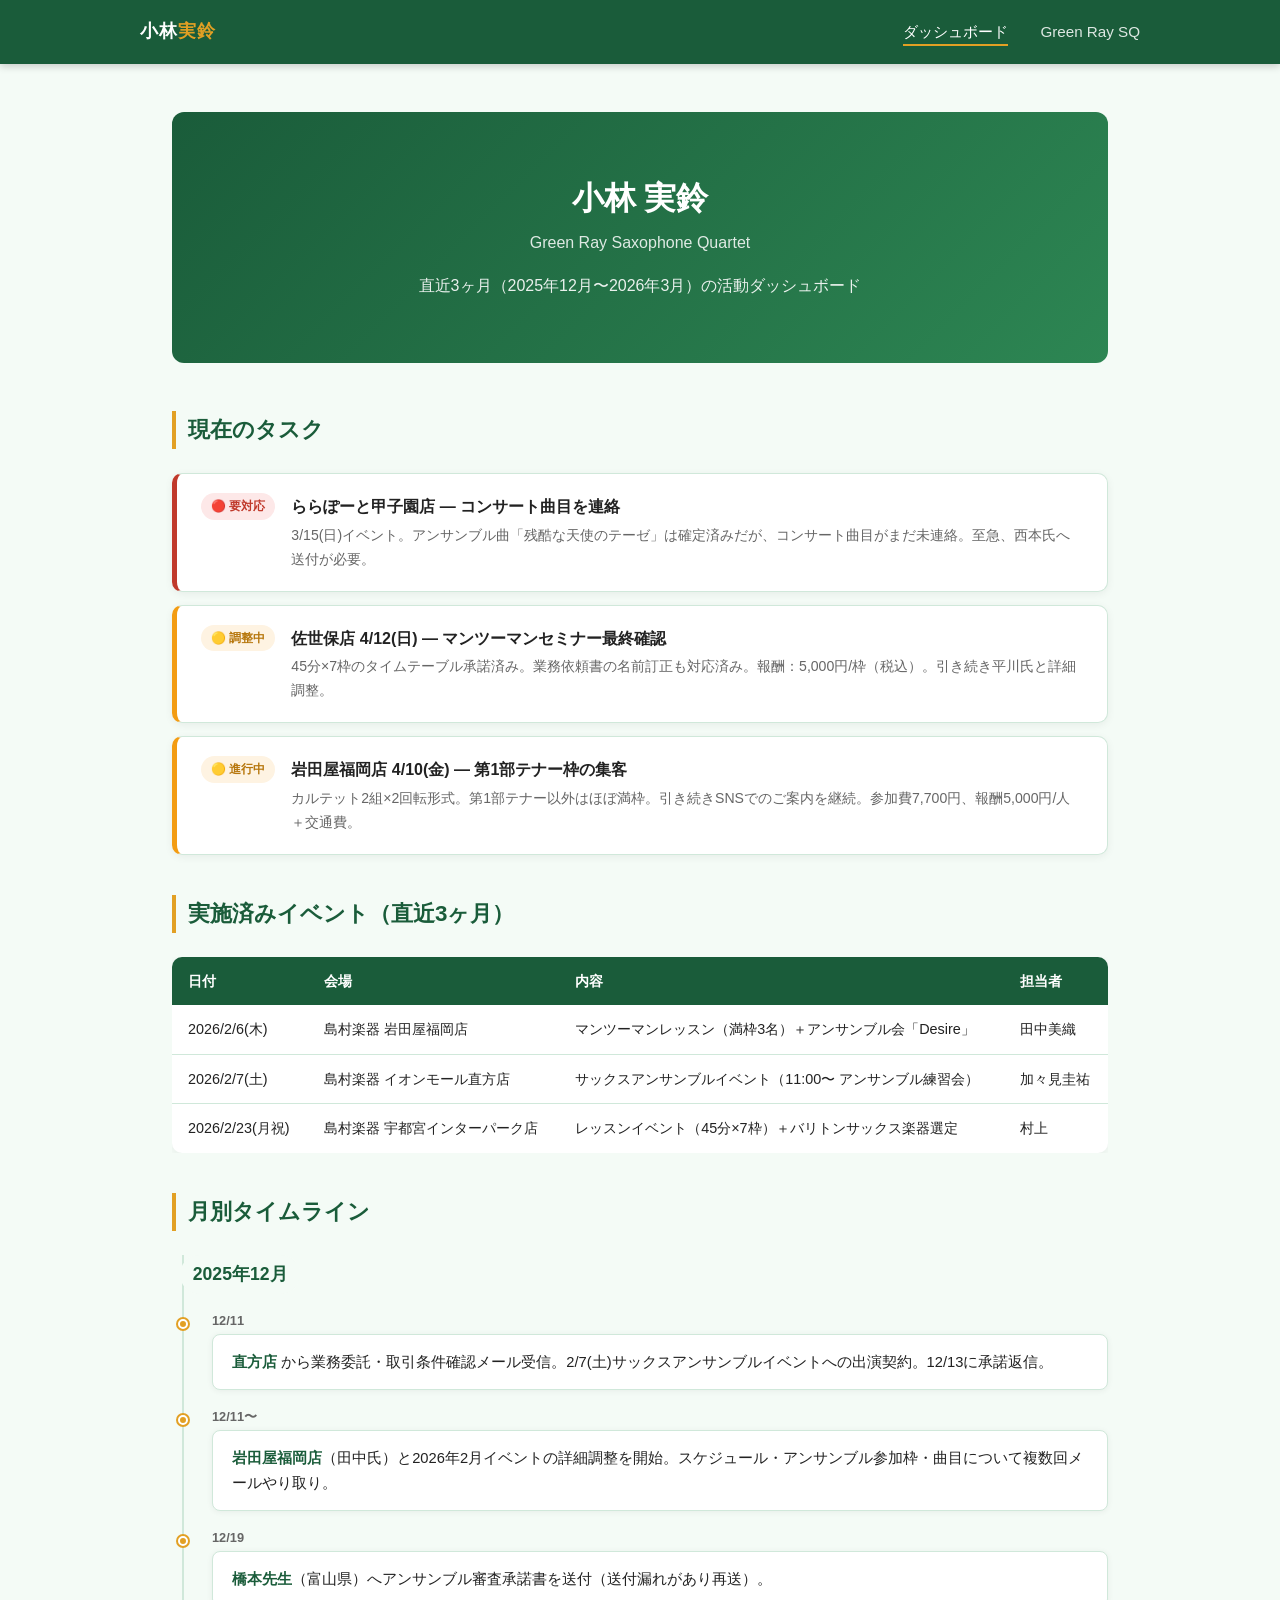
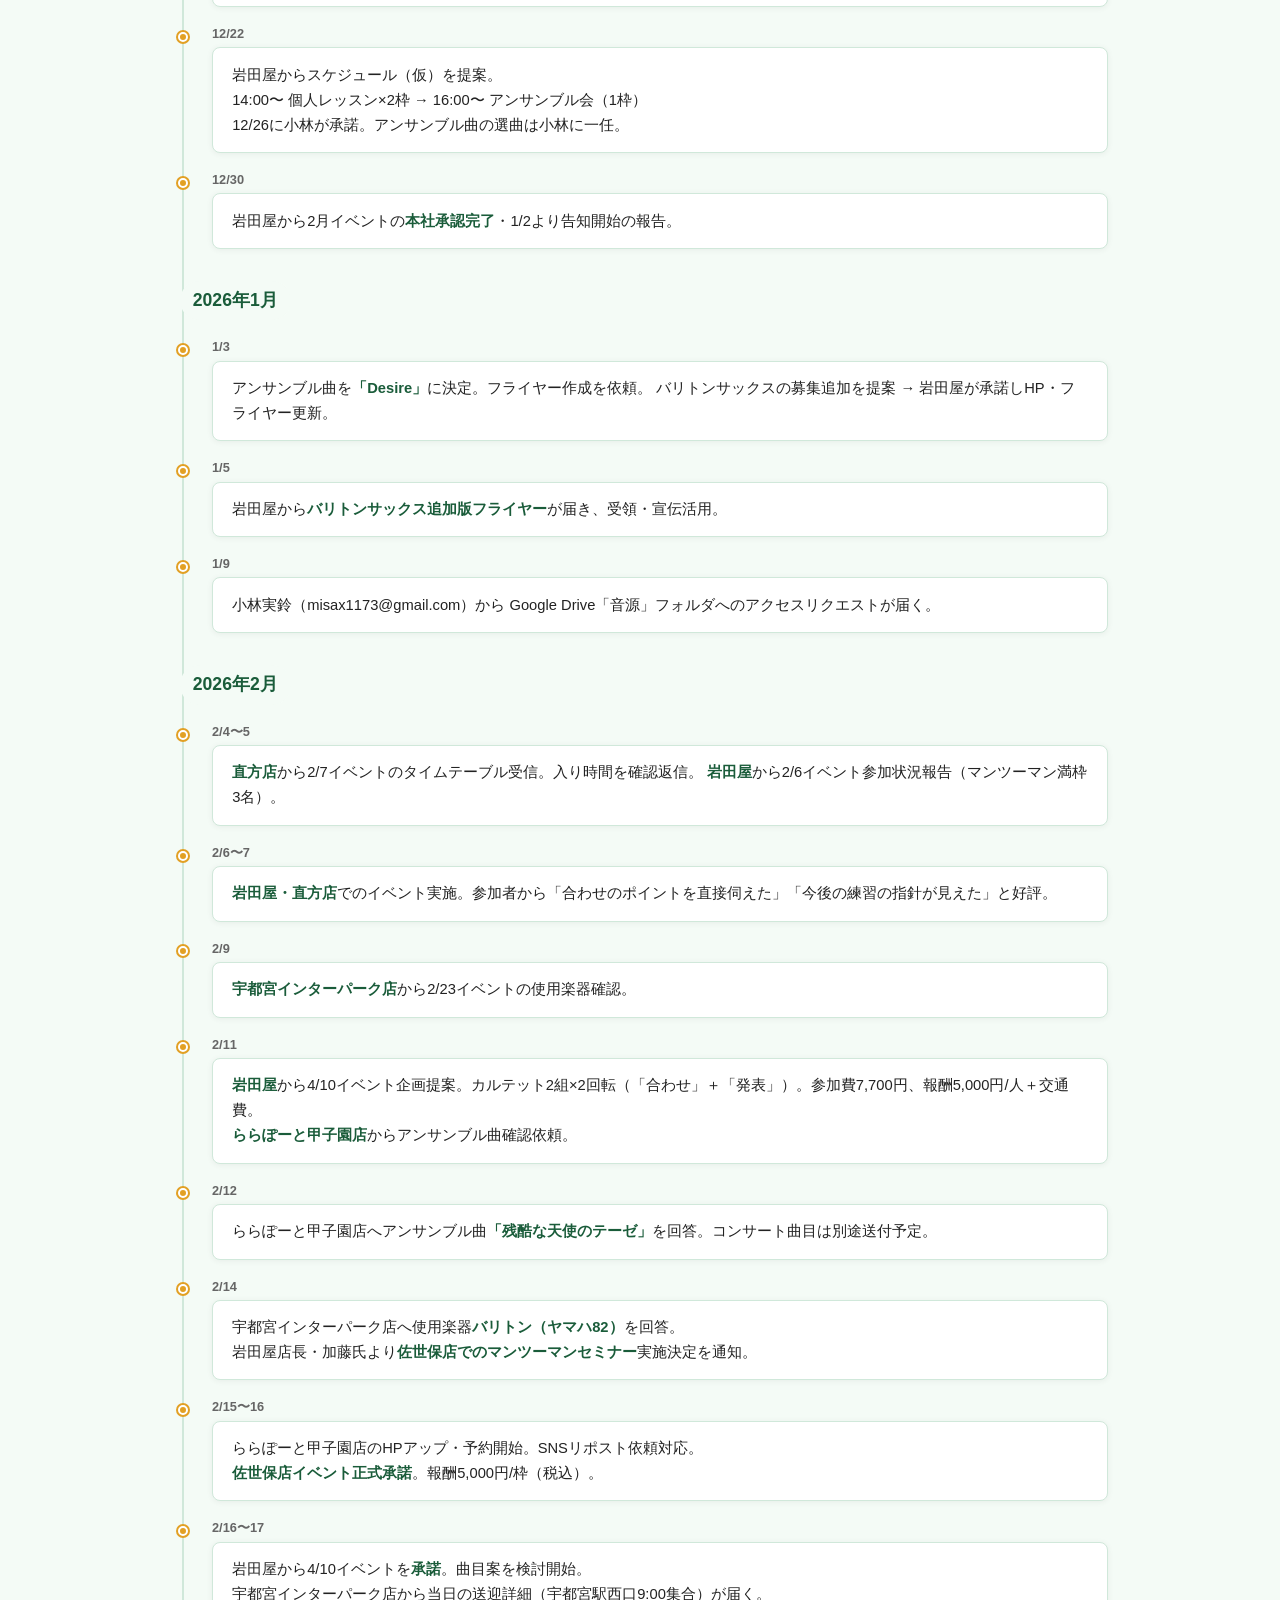
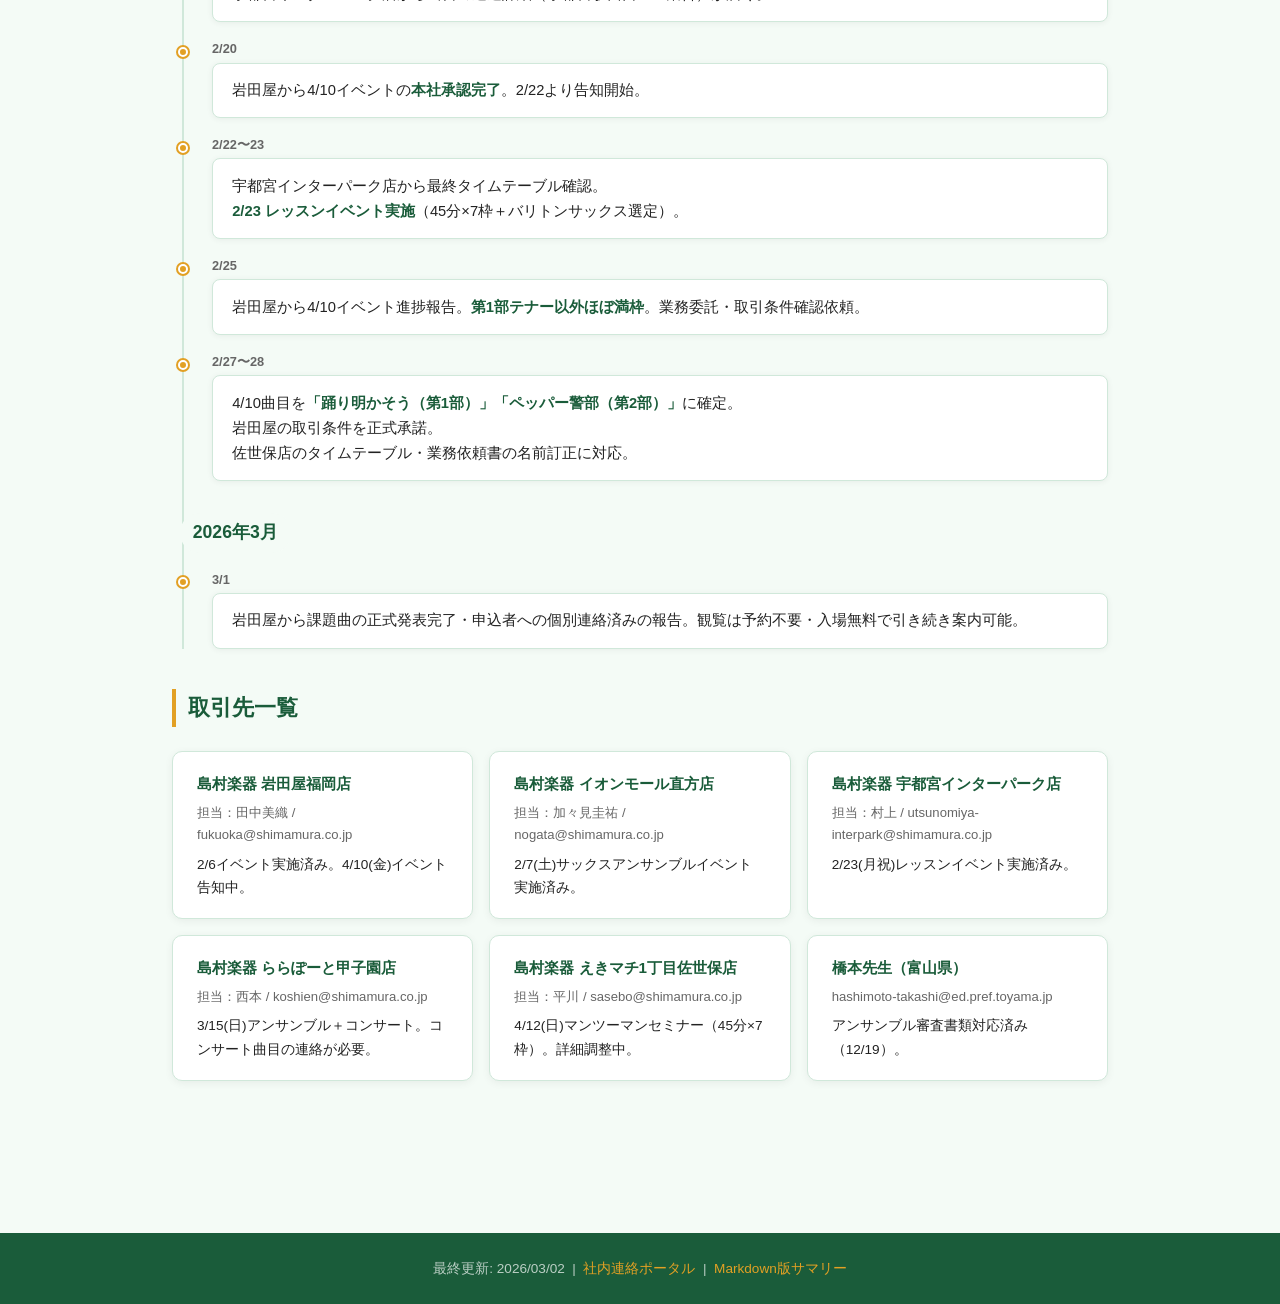
<file: misuzu/index.html>
<!DOCTYPE html>
<html lang="ja">
<head>
  <meta charset="UTF-8">
  <meta name="viewport" content="width=device-width, initial-scale=1.0">
  <title>小林実鈴 | 活動ダッシュボード</title>
  <link rel="stylesheet" href="style.css">
</head>
<body>

<header>
  <div class="header-inner">
    <a class="site-logo" href="index.html">小林<span>実鈴</span></a>
    <nav>
      <ul>
        <li><a href="index.html" class="active">ダッシュボード</a></li>
        <li><a href="../nonaka/index.html">Green Ray SQ</a></li>
      </ul>
    </nav>
  </div>
</header>

<main>

  <!-- ヒーロー -->
  <section class="hero">
    <h1>小林 実鈴</h1>
    <p class="subtitle">Green Ray Saxophone Quartet</p>
    <p>直近3ヶ月（2025年12月〜2026年3月）の活動ダッシュボード</p>
  </section>

  <!-- 現在のタスク -->
  <h2 class="section-title">現在のタスク</h2>
  <div class="task-list">

    <div class="task-card urgent">
      <span class="task-badge urgent">🔴 要対応</span>
      <div class="task-info">
        <h3>ららぽーと甲子園店 — コンサート曲目を連絡</h3>
        <p>3/15(日)イベント。アンサンブル曲「残酷な天使のテーゼ」は確定済みだが、コンサート曲目がまだ未連絡。至急、西本氏へ送付が必要。</p>
      </div>
    </div>

    <div class="task-card ongoing">
      <span class="task-badge ongoing">🟡 調整中</span>
      <div class="task-info">
        <h3>佐世保店 4/12(日) — マンツーマンセミナー最終確認</h3>
        <p>45分×7枠のタイムテーブル承諾済み。業務依頼書の名前訂正も対応済み。報酬：5,000円/枠（税込）。引き続き平川氏と詳細調整。</p>
      </div>
    </div>

    <div class="task-card ongoing">
      <span class="task-badge ongoing">🟡 進行中</span>
      <div class="task-info">
        <h3>岩田屋福岡店 4/10(金) — 第1部テナー枠の集客</h3>
        <p>カルテット2組×2回転形式。第1部テナー以外はほぼ満枠。引き続きSNSでのご案内を継続。参加費7,700円、報酬5,000円/人＋交通費。</p>
      </div>
    </div>

  </div>

  <!-- 実施済みイベント -->
  <h2 class="section-title">実施済みイベント（直近3ヶ月）</h2>
  <div class="event-table-wrap">
    <table>
      <thead>
        <tr>
          <th>日付</th>
          <th>会場</th>
          <th>内容</th>
          <th>担当者</th>
        </tr>
      </thead>
      <tbody>
        <tr>
          <td>2026/2/6(木)</td>
          <td>島村楽器 岩田屋福岡店</td>
          <td>マンツーマンレッスン（満枠3名）＋アンサンブル会「Desire」</td>
          <td>田中美織</td>
        </tr>
        <tr>
          <td>2026/2/7(土)</td>
          <td>島村楽器 イオンモール直方店</td>
          <td>サックスアンサンブルイベント（11:00〜 アンサンブル練習会）</td>
          <td>加々見圭祐</td>
        </tr>
        <tr>
          <td>2026/2/23(月祝)</td>
          <td>島村楽器 宇都宮インターパーク店</td>
          <td>レッスンイベント（45分×7枠）＋バリトンサックス楽器選定</td>
          <td>村上</td>
        </tr>
      </tbody>
    </table>
  </div>

  <!-- 月別タイムライン -->
  <h2 class="section-title">月別タイムライン</h2>
  <div class="timeline">

    <!-- 12月 -->
    <div class="timeline-month">
      <div class="timeline-month-label">2025年12月</div>

      <div class="timeline-item">
        <div class="timeline-date">12/11</div>
        <div class="timeline-content">
          <strong>直方店</strong> から業務委託・取引条件確認メール受信。2/7(土)サックスアンサンブルイベントへの出演契約。12/13に承諾返信。
        </div>
      </div>

      <div class="timeline-item">
        <div class="timeline-date">12/11〜</div>
        <div class="timeline-content">
          <strong>岩田屋福岡店</strong>（田中氏）と2026年2月イベントの詳細調整を開始。スケジュール・アンサンブル参加枠・曲目について複数回メールやり取り。
        </div>
      </div>

      <div class="timeline-item">
        <div class="timeline-date">12/19</div>
        <div class="timeline-content">
          <strong>橋本先生</strong>（富山県）へアンサンブル審査承諾書を送付（送付漏れがあり再送）。
        </div>
      </div>

      <div class="timeline-item">
        <div class="timeline-date">12/22</div>
        <div class="timeline-content">
          岩田屋からスケジュール（仮）を提案。<br>
          14:00〜 個人レッスン×2枠 → 16:00〜 アンサンブル会（1枠）<br>
          12/26に小林が承諾。アンサンブル曲の選曲は小林に一任。
        </div>
      </div>

      <div class="timeline-item">
        <div class="timeline-date">12/30</div>
        <div class="timeline-content">
          岩田屋から2月イベントの<strong>本社承認完了</strong>・1/2より告知開始の報告。
        </div>
      </div>
    </div>

    <!-- 1月 -->
    <div class="timeline-month">
      <div class="timeline-month-label">2026年1月</div>

      <div class="timeline-item">
        <div class="timeline-date">1/3</div>
        <div class="timeline-content">
          アンサンブル曲を<strong>「Desire」</strong>に決定。フライヤー作成を依頼。
          バリトンサックスの募集追加を提案 → 岩田屋が承諾しHP・フライヤー更新。
        </div>
      </div>

      <div class="timeline-item">
        <div class="timeline-date">1/5</div>
        <div class="timeline-content">
          岩田屋から<strong>バリトンサックス追加版フライヤー</strong>が届き、受領・宣伝活用。
        </div>
      </div>

      <div class="timeline-item">
        <div class="timeline-date">1/9</div>
        <div class="timeline-content">
          小林実鈴（misax1173@gmail.com）から Google Drive「音源」フォルダへのアクセスリクエストが届く。
        </div>
      </div>
    </div>

    <!-- 2月 -->
    <div class="timeline-month">
      <div class="timeline-month-label">2026年2月</div>

      <div class="timeline-item">
        <div class="timeline-date">2/4〜5</div>
        <div class="timeline-content">
          <strong>直方店</strong>から2/7イベントのタイムテーブル受信。入り時間を確認返信。
          <strong>岩田屋</strong>から2/6イベント参加状況報告（マンツーマン満枠3名）。
        </div>
      </div>

      <div class="timeline-item">
        <div class="timeline-date">2/6〜7</div>
        <div class="timeline-content">
          <strong>岩田屋・直方店</strong>でのイベント実施。参加者から「合わせのポイントを直接伺えた」「今後の練習の指針が見えた」と好評。
        </div>
      </div>

      <div class="timeline-item">
        <div class="timeline-date">2/9</div>
        <div class="timeline-content">
          <strong>宇都宮インターパーク店</strong>から2/23イベントの使用楽器確認。
        </div>
      </div>

      <div class="timeline-item">
        <div class="timeline-date">2/11</div>
        <div class="timeline-content">
          <strong>岩田屋</strong>から4/10イベント企画提案。カルテット2組×2回転（「合わせ」＋「発表」）。参加費7,700円、報酬5,000円/人＋交通費。<br>
          <strong>ららぽーと甲子園店</strong>からアンサンブル曲確認依頼。
        </div>
      </div>

      <div class="timeline-item">
        <div class="timeline-date">2/12</div>
        <div class="timeline-content">
          ららぽーと甲子園店へアンサンブル曲<strong>「残酷な天使のテーゼ」</strong>を回答。コンサート曲目は別途送付予定。
        </div>
      </div>

      <div class="timeline-item">
        <div class="timeline-date">2/14</div>
        <div class="timeline-content">
          宇都宮インターパーク店へ使用楽器<strong>バリトン（ヤマハ82）</strong>を回答。<br>
          岩田屋店長・加藤氏より<strong>佐世保店でのマンツーマンセミナー</strong>実施決定を通知。
        </div>
      </div>

      <div class="timeline-item">
        <div class="timeline-date">2/15〜16</div>
        <div class="timeline-content">
          ららぽーと甲子園店のHPアップ・予約開始。SNSリポスト依頼対応。<br>
          <strong>佐世保店イベント正式承諾</strong>。報酬5,000円/枠（税込）。
        </div>
      </div>

      <div class="timeline-item">
        <div class="timeline-date">2/16〜17</div>
        <div class="timeline-content">
          岩田屋から4/10イベントを<strong>承諾</strong>。曲目案を検討開始。<br>
          宇都宮インターパーク店から当日の送迎詳細（宇都宮駅西口9:00集合）が届く。
        </div>
      </div>

      <div class="timeline-item">
        <div class="timeline-date">2/20</div>
        <div class="timeline-content">
          岩田屋から4/10イベントの<strong>本社承認完了</strong>。2/22より告知開始。
        </div>
      </div>

      <div class="timeline-item">
        <div class="timeline-date">2/22〜23</div>
        <div class="timeline-content">
          宇都宮インターパーク店から最終タイムテーブル確認。<br>
          <strong>2/23 レッスンイベント実施</strong>（45分×7枠＋バリトンサックス選定）。
        </div>
      </div>

      <div class="timeline-item">
        <div class="timeline-date">2/25</div>
        <div class="timeline-content">
          岩田屋から4/10イベント進捗報告。<strong>第1部テナー以外ほぼ満枠</strong>。業務委託・取引条件確認依頼。
        </div>
      </div>

      <div class="timeline-item">
        <div class="timeline-date">2/27〜28</div>
        <div class="timeline-content">
          4/10曲目を<strong>「踊り明かそう（第1部）」「ペッパー警部（第2部）」</strong>に確定。<br>
          岩田屋の取引条件を正式承諾。<br>
          佐世保店のタイムテーブル・業務依頼書の名前訂正に対応。
        </div>
      </div>
    </div>

    <!-- 3月 -->
    <div class="timeline-month">
      <div class="timeline-month-label">2026年3月</div>

      <div class="timeline-item">
        <div class="timeline-date">3/1</div>
        <div class="timeline-content">
          岩田屋から課題曲の正式発表完了・申込者への個別連絡済みの報告。観覧は予約不要・入場無料で引き続き案内可能。
        </div>
      </div>

    </div>

  </div>

  <!-- 取引先一覧 -->
  <h2 class="section-title">取引先一覧</h2>
  <div class="partner-grid">

    <div class="partner-card">
      <h4>島村楽器 岩田屋福岡店</h4>
      <p class="partner-contact">担当：田中美織 / fukuoka@shimamura.co.jp</p>
      <p>2/6イベント実施済み。4/10(金)イベント告知中。</p>
    </div>

    <div class="partner-card">
      <h4>島村楽器 イオンモール直方店</h4>
      <p class="partner-contact">担当：加々見圭祐 / nogata@shimamura.co.jp</p>
      <p>2/7(土)サックスアンサンブルイベント実施済み。</p>
    </div>

    <div class="partner-card">
      <h4>島村楽器 宇都宮インターパーク店</h4>
      <p class="partner-contact">担当：村上 / utsunomiya-interpark@shimamura.co.jp</p>
      <p>2/23(月祝)レッスンイベント実施済み。</p>
    </div>

    <div class="partner-card">
      <h4>島村楽器 ららぽーと甲子園店</h4>
      <p class="partner-contact">担当：西本 / koshien@shimamura.co.jp</p>
      <p>3/15(日)アンサンブル＋コンサート。コンサート曲目の連絡が必要。</p>
    </div>

    <div class="partner-card">
      <h4>島村楽器 えきマチ1丁目佐世保店</h4>
      <p class="partner-contact">担当：平川 / sasebo@shimamura.co.jp</p>
      <p>4/12(日)マンツーマンセミナー（45分×7枠）。詳細調整中。</p>
    </div>

    <div class="partner-card">
      <h4>橋本先生（富山県）</h4>
      <p class="partner-contact">hashimoto-takashi@ed.pref.toyama.jp</p>
      <p>アンサンブル審査書類対応済み（12/19）。</p>
    </div>

  </div>

</main>

<footer>
  <p>最終更新: 2026/03/02 &nbsp;|&nbsp; <a href="../index.html">社内連絡ポータル</a> &nbsp;|&nbsp; <a href="summary.md">Markdown版サマリー</a></p>
</footer>

</body>
</html>
</file>
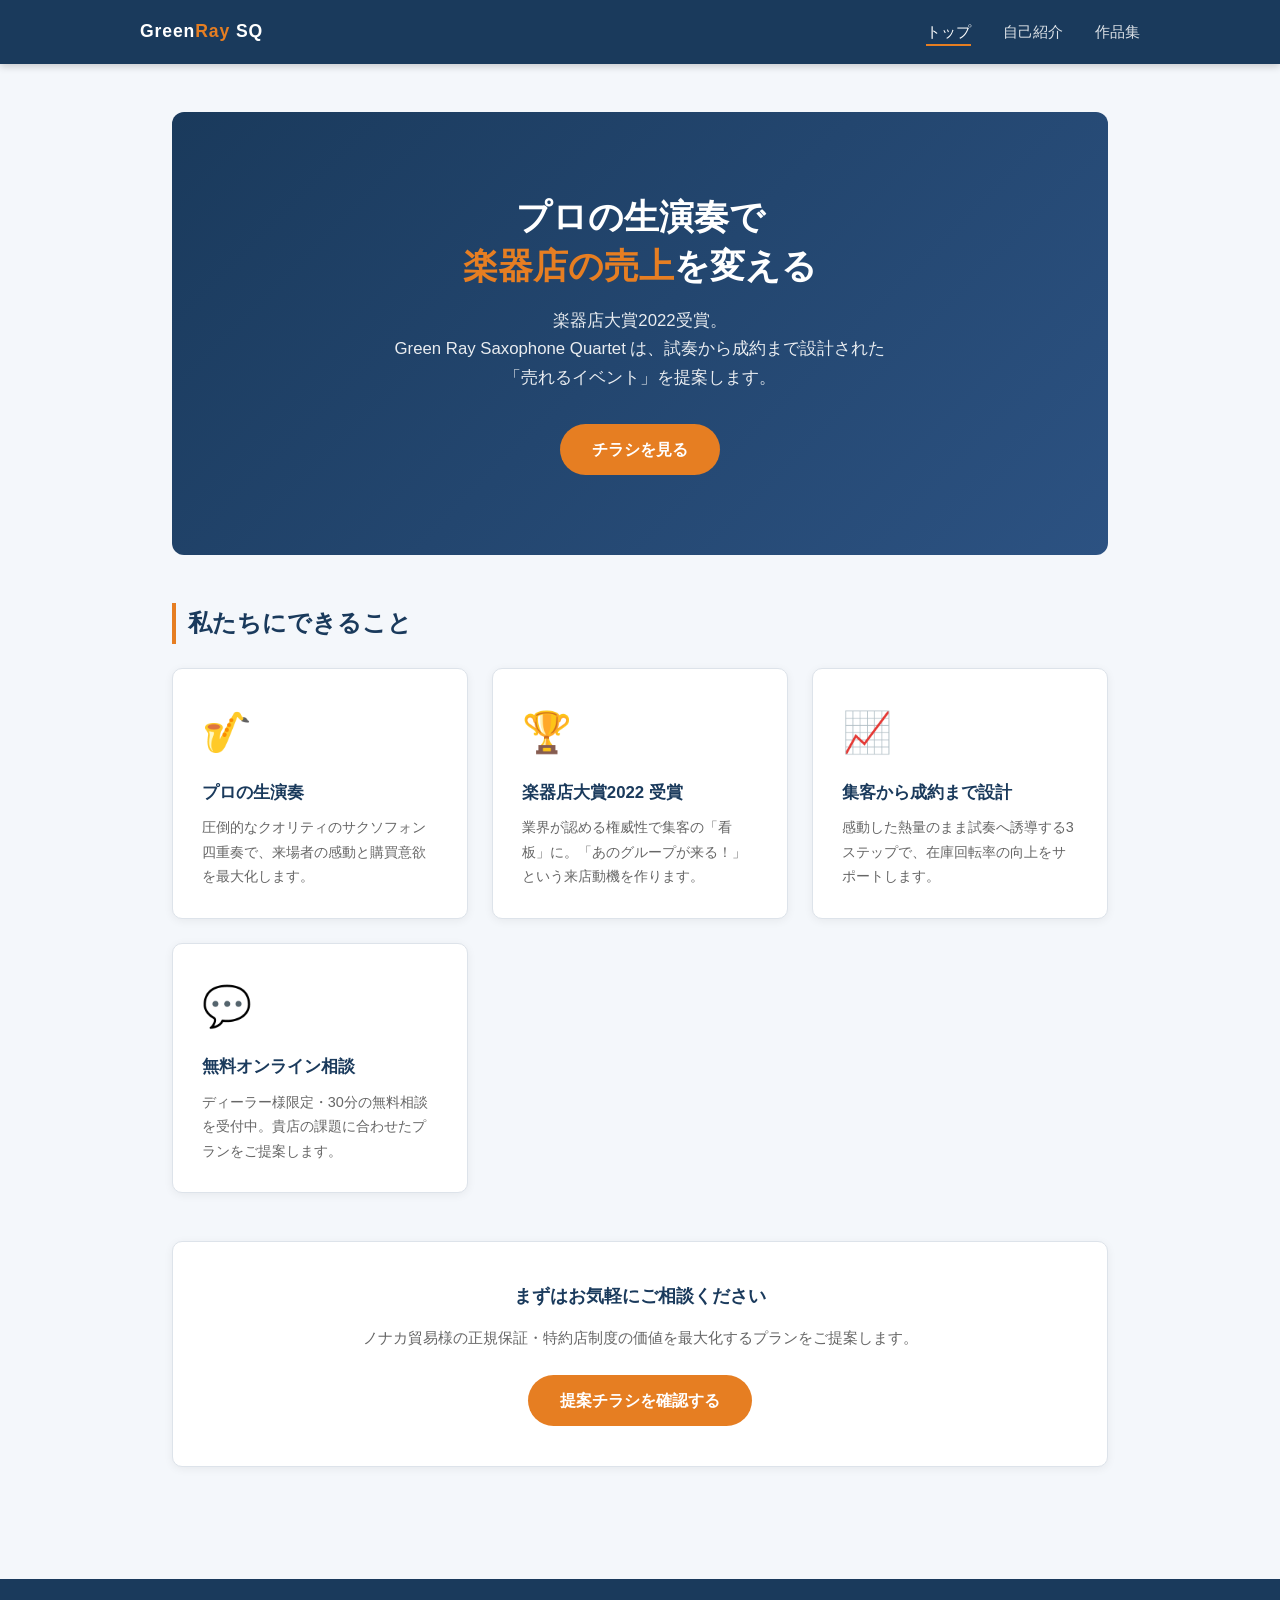
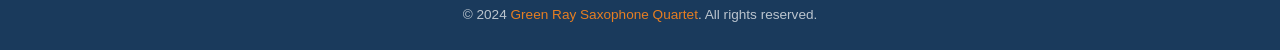
<file: nonaka/index.html>
<!DOCTYPE html>
<html lang="ja">
<head>
  <meta charset="UTF-8">
  <meta name="viewport" content="width=device-width, initial-scale=1.0">
  <title>Green Ray Saxophone Quartet | トップページ</title>
  <link rel="stylesheet" href="style.css">
</head>
<body>

<header>
  <div class="header-inner">
    <a class="site-logo" href="index.html">Green<span>Ray</span> SQ</a>
    <nav>
      <ul>
        <li><a href="index.html" class="active">トップ</a></li>
        <li><a href="about.html">自己紹介</a></li>
        <li><a href="works.html">作品集</a></li>
      </ul>
    </nav>
  </div>
</header>

<main>
  <!-- ヒーローセクション -->
  <section class="hero">
    <h1>プロの生演奏で<br><span>楽器店の売上</span>を変える</h1>
    <p>
      楽器店大賞2022受賞。<br>
      Green Ray Saxophone Quartet は、試奏から成約まで設計された<br>
      「売れるイベント」を提案します。
    </p>
    <a href="works.html" class="btn">チラシを見る</a>
  </section>

  <!-- サービス概要 -->
  <h2 class="section-title">私たちにできること</h2>
  <div class="card-grid">
    <div class="card">
      <div class="card-icon">🎷</div>
      <h3>プロの生演奏</h3>
      <p>圧倒的なクオリティのサクソフォン四重奏で、来場者の感動と購買意欲を最大化します。</p>
    </div>
    <div class="card">
      <div class="card-icon">🏆</div>
      <h3>楽器店大賞2022 受賞</h3>
      <p>業界が認める権威性で集客の「看板」に。「あのグループが来る！」という来店動機を作ります。</p>
    </div>
    <div class="card">
      <div class="card-icon">📈</div>
      <h3>集客から成約まで設計</h3>
      <p>感動した熱量のまま試奏へ誘導する3ステップで、在庫回転率の向上をサポートします。</p>
    </div>
    <div class="card">
      <div class="card-icon">💬</div>
      <h3>無料オンライン相談</h3>
      <p>ディーラー様限定・30分の無料相談を受付中。貴店の課題に合わせたプランをご提案します。</p>
    </div>
  </div>

  <!-- CTAセクション -->
  <div class="card" style="text-align:center; padding: 2.5rem;">
    <p style="font-size:1.1rem; font-weight:700; color:var(--navy); margin-bottom:0.8rem;">
      まずはお気軽にご相談ください
    </p>
    <p style="color:var(--gray); margin-bottom:1.5rem; font-size:0.95rem;">
      ノナカ貿易様の正規保証・特約店制度の価値を最大化するプランをご提案します。
    </p>
    <a href="works.html" class="btn">提案チラシを確認する</a>
  </div>
</main>

<footer>
  <p>&copy; 2024 <a href="index.html">Green Ray Saxophone Quartet</a>. All rights reserved.</p>
</footer>

</body>
</html>
</file>
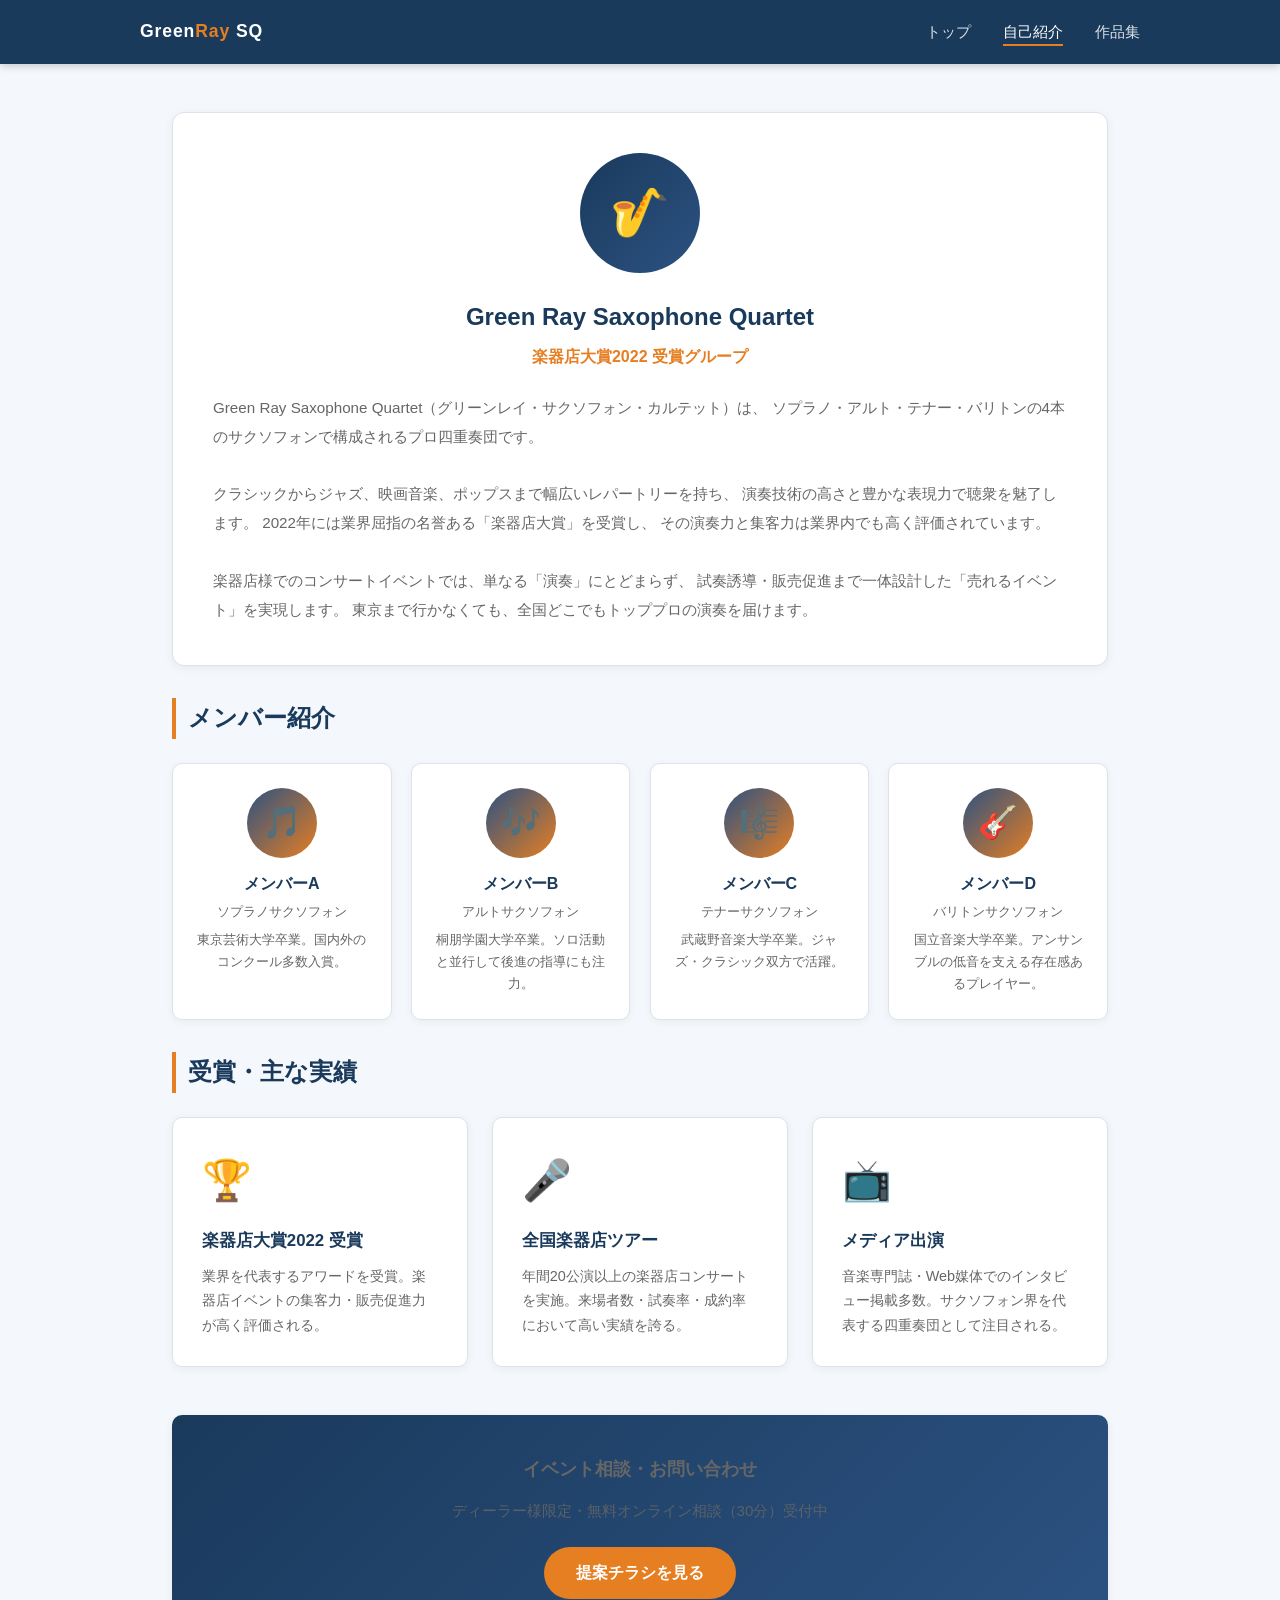
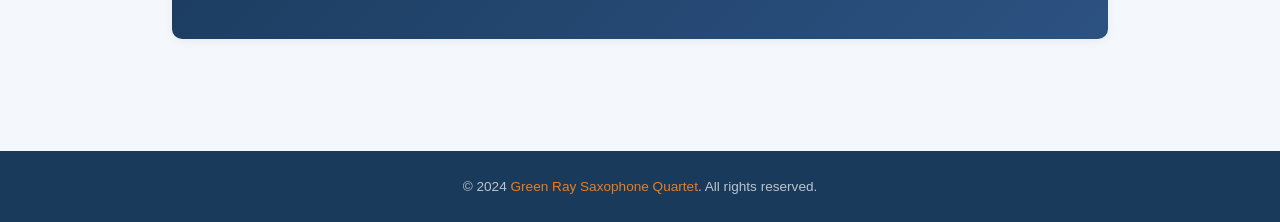
<file: nonaka/about.html>
<!DOCTYPE html>
<html lang="ja">
<head>
  <meta charset="UTF-8">
  <meta name="viewport" content="width=device-width, initial-scale=1.0">
  <title>自己紹介 | Green Ray Saxophone Quartet</title>
  <link rel="stylesheet" href="style.css">
</head>
<body>

<header>
  <div class="header-inner">
    <a class="site-logo" href="index.html">Green<span>Ray</span> SQ</a>
    <nav>
      <ul>
        <li><a href="index.html">トップ</a></li>
        <li><a href="about.html" class="active">自己紹介</a></li>
        <li><a href="works.html">作品集</a></li>
      </ul>
    </nav>
  </div>
</header>

<main>

  <!-- グループ紹介 -->
  <div class="profile-block">
    <div class="profile-avatar">🎷</div>
    <h2>Green Ray Saxophone Quartet</h2>
    <p class="profile-subtitle">楽器店大賞2022 受賞グループ</p>
    <p class="profile-bio">
      Green Ray Saxophone Quartet（グリーンレイ・サクソフォン・カルテット）は、
      ソプラノ・アルト・テナー・バリトンの4本のサクソフォンで構成されるプロ四重奏団です。<br><br>
      クラシックからジャズ、映画音楽、ポップスまで幅広いレパートリーを持ち、
      演奏技術の高さと豊かな表現力で聴衆を魅了します。
      2022年には業界屈指の名誉ある「楽器店大賞」を受賞し、
      その演奏力と集客力は業界内でも高く評価されています。<br><br>
      楽器店様でのコンサートイベントでは、単なる「演奏」にとどまらず、
      試奏誘導・販売促進まで一体設計した「売れるイベント」を実現します。
      東京まで行かなくても、全国どこでもトッププロの演奏を届けます。
    </p>
  </div>

  <!-- メンバー紹介 -->
  <h2 class="section-title">メンバー紹介</h2>
  <div class="member-grid">
    <div class="member-card">
      <div class="member-avatar">🎵</div>
      <h4>メンバーA</h4>
      <p>ソプラノサクソフォン</p>
      <p style="font-size:0.8rem; color:var(--gray); margin-top:0.4rem;">
        東京芸術大学卒業。国内外のコンクール多数入賞。
      </p>
    </div>
    <div class="member-card">
      <div class="member-avatar">🎶</div>
      <h4>メンバーB</h4>
      <p>アルトサクソフォン</p>
      <p style="font-size:0.8rem; color:var(--gray); margin-top:0.4rem;">
        桐朋学園大学卒業。ソロ活動と並行して後進の指導にも注力。
      </p>
    </div>
    <div class="member-card">
      <div class="member-avatar">🎼</div>
      <h4>メンバーC</h4>
      <p>テナーサクソフォン</p>
      <p style="font-size:0.8rem; color:var(--gray); margin-top:0.4rem;">
        武蔵野音楽大学卒業。ジャズ・クラシック双方で活躍。
      </p>
    </div>
    <div class="member-card">
      <div class="member-avatar">🎸</div>
      <h4>メンバーD</h4>
      <p>バリトンサクソフォン</p>
      <p style="font-size:0.8rem; color:var(--gray); margin-top:0.4rem;">
        国立音楽大学卒業。アンサンブルの低音を支える存在感あるプレイヤー。
      </p>
    </div>
  </div>

  <!-- 受賞・実績 -->
  <h2 class="section-title">受賞・主な実績</h2>
  <div class="card-grid">
    <div class="card">
      <div class="card-icon">🏆</div>
      <h3>楽器店大賞2022 受賞</h3>
      <p>業界を代表するアワードを受賞。楽器店イベントの集客力・販売促進力が高く評価される。</p>
    </div>
    <div class="card">
      <div class="card-icon">🎤</div>
      <h3>全国楽器店ツアー</h3>
      <p>年間20公演以上の楽器店コンサートを実施。来場者数・試奏率・成約率において高い実績を誇る。</p>
    </div>
    <div class="card">
      <div class="card-icon">📺</div>
      <h3>メディア出演</h3>
      <p>音楽専門誌・Web媒体でのインタビュー掲載多数。サクソフォン界を代表する四重奏団として注目される。</p>
    </div>
  </div>

  <!-- お問い合わせCTA -->
  <div class="card" style="text-align:center; padding:2.5rem; background: linear-gradient(135deg, var(--navy), #2c5282); color:white; border:none;">
    <p style="font-size:1.1rem; font-weight:700; margin-bottom:0.8rem;">
      イベント相談・お問い合わせ
    </p>
    <p style="opacity:0.85; margin-bottom:1.5rem; font-size:0.95rem;">
      ディーラー様限定・無料オンライン相談（30分）受付中
    </p>
    <a href="works.html" class="btn">提案チラシを見る</a>
  </div>

</main>

<footer>
  <p>&copy; 2024 <a href="index.html">Green Ray Saxophone Quartet</a>. All rights reserved.</p>
</footer>

</body>
</html>
</file>
<file: misuzu/style.css>
/* ===== 共通スタイル ===== */
*, *::before, *::after {
  box-sizing: border-box;
  margin: 0;
  padding: 0;
}

:root {
  --green: #1a5c3a;
  --green-light: #2d8653;
  --accent: #e2a024;
  --light-bg: #f4fbf6;
  --text: #222;
  --gray: #666;
  --border: #d0e8da;
  --white: #fff;
  --red: #c0392b;
  --yellow: #f39c12;
  --green-ok: #27ae60;
}

body {
  font-family: 'Noto Sans JP', 'Hiragino Kaku Gothic ProN', 'Meiryo', sans-serif;
  color: var(--text);
  background: var(--light-bg);
  line-height: 1.7;
}

/* ===== ナビゲーション ===== */
header {
  background: var(--green);
  color: var(--white);
  padding: 0 2rem;
  position: sticky;
  top: 0;
  z-index: 100;
  box-shadow: 0 2px 8px rgba(0,0,0,0.2);
}

.header-inner {
  max-width: 1000px;
  margin: 0 auto;
  display: flex;
  align-items: center;
  justify-content: space-between;
  height: 64px;
}

.site-logo {
  font-size: 1.1rem;
  font-weight: 700;
  letter-spacing: 0.05em;
  color: var(--white);
  text-decoration: none;
}

.site-logo span {
  color: var(--accent);
}

nav ul {
  list-style: none;
  display: flex;
  gap: 2rem;
}

nav a {
  color: rgba(255,255,255,0.85);
  text-decoration: none;
  font-size: 0.95rem;
  font-weight: 500;
  padding: 4px 0;
  border-bottom: 2px solid transparent;
  transition: color 0.2s, border-color 0.2s;
}

nav a:hover,
nav a.active {
  color: var(--white);
  border-bottom-color: var(--accent);
}

/* ===== メインコンテンツ ===== */
main {
  max-width: 1000px;
  margin: 0 auto;
  padding: 3rem 2rem;
}

/* ===== ヒーローセクション ===== */
.hero {
  background: linear-gradient(135deg, var(--green) 0%, #2d8653 100%);
  color: var(--white);
  text-align: center;
  padding: 4rem 2rem;
  border-radius: 12px;
  margin-bottom: 3rem;
}

.hero h1 {
  font-size: 2rem;
  font-weight: 700;
  line-height: 1.4;
  margin-bottom: 0.5rem;
}

.hero .subtitle {
  font-size: 1rem;
  opacity: 0.85;
  margin-bottom: 1rem;
}

.hero p {
  font-size: 1rem;
  opacity: 0.9;
  max-width: 600px;
  margin: 0 auto;
}

/* ===== セクション共通 ===== */
.section-title {
  font-size: 1.4rem;
  font-weight: 700;
  color: var(--green);
  border-left: 4px solid var(--accent);
  padding-left: 0.75rem;
  margin-bottom: 1.5rem;
  margin-top: 2.5rem;
}

/* ===== タスクカード ===== */
.task-list {
  display: flex;
  flex-direction: column;
  gap: 0.8rem;
  margin-bottom: 2.5rem;
}

.task-card {
  background: var(--white);
  border-radius: 10px;
  padding: 1.2rem 1.5rem;
  box-shadow: 0 2px 8px rgba(0,0,0,0.06);
  border: 1px solid var(--border);
  border-left: 5px solid var(--border);
  display: flex;
  align-items: flex-start;
  gap: 1rem;
}

.task-card.urgent {
  border-left-color: var(--red);
}

.task-card.ongoing {
  border-left-color: var(--yellow);
}

.task-card.done {
  border-left-color: var(--green-ok);
  opacity: 0.75;
}

.task-badge {
  font-size: 0.75rem;
  font-weight: 700;
  padding: 3px 10px;
  border-radius: 20px;
  white-space: nowrap;
  flex-shrink: 0;
}

.task-badge.urgent { background: #fde8e8; color: var(--red); }
.task-badge.ongoing { background: #fef3e2; color: #b7770d; }
.task-badge.done { background: #e8f8ef; color: var(--green-ok); }

.task-info h3 {
  font-size: 1rem;
  font-weight: 700;
  color: var(--text);
  margin-bottom: 0.2rem;
}

.task-info p {
  font-size: 0.88rem;
  color: var(--gray);
}

/* ===== タイムライン ===== */
.timeline {
  position: relative;
  padding-left: 2rem;
  margin-bottom: 2.5rem;
}

.timeline::before {
  content: '';
  position: absolute;
  left: 0.6rem;
  top: 0;
  bottom: 0;
  width: 2px;
  background: var(--border);
}

.timeline-month {
  margin-bottom: 2rem;
}

.timeline-month-label {
  font-size: 1.1rem;
  font-weight: 700;
  color: var(--green);
  background: var(--light-bg);
  padding: 0.3rem 0.8rem;
  border-radius: 20px;
  display: inline-block;
  margin-bottom: 1rem;
  position: relative;
  left: -1.5rem;
}

.timeline-item {
  position: relative;
  margin-bottom: 1rem;
  padding-left: 0.5rem;
}

.timeline-item::before {
  content: '';
  position: absolute;
  left: -1.65rem;
  top: 0.55rem;
  width: 10px;
  height: 10px;
  border-radius: 50%;
  background: var(--accent);
  border: 2px solid var(--white);
  box-shadow: 0 0 0 2px var(--accent);
}

.timeline-date {
  font-size: 0.8rem;
  color: var(--gray);
  font-weight: 600;
  margin-bottom: 0.15rem;
}

.timeline-content {
  background: var(--white);
  border-radius: 8px;
  padding: 0.9rem 1.2rem;
  box-shadow: 0 1px 6px rgba(0,0,0,0.06);
  border: 1px solid var(--border);
  font-size: 0.92rem;
}

.timeline-content strong {
  color: var(--green);
}

/* ===== 実施済みイベントテーブル ===== */
.event-table-wrap {
  overflow-x: auto;
  margin-bottom: 2.5rem;
}

table {
  width: 100%;
  border-collapse: collapse;
  font-size: 0.9rem;
  background: var(--white);
  border-radius: 10px;
  overflow: hidden;
  box-shadow: 0 2px 8px rgba(0,0,0,0.06);
}

th {
  background: var(--green);
  color: var(--white);
  padding: 0.75rem 1rem;
  text-align: left;
  font-weight: 600;
}

td {
  padding: 0.75rem 1rem;
  border-bottom: 1px solid var(--border);
  color: var(--text);
}

tr:last-child td {
  border-bottom: none;
}

tr:hover td {
  background: #f0f9f4;
}

/* ===== 取引先リスト ===== */
.partner-grid {
  display: grid;
  grid-template-columns: repeat(auto-fit, minmax(260px, 1fr));
  gap: 1rem;
  margin-bottom: 2.5rem;
}

.partner-card {
  background: var(--white);
  border-radius: 10px;
  padding: 1.2rem 1.5rem;
  box-shadow: 0 2px 8px rgba(0,0,0,0.06);
  border: 1px solid var(--border);
}

.partner-card h4 {
  font-size: 0.95rem;
  font-weight: 700;
  color: var(--green);
  margin-bottom: 0.3rem;
}

.partner-card .partner-contact {
  font-size: 0.82rem;
  color: var(--gray);
  margin-bottom: 0.4rem;
}

.partner-card p {
  font-size: 0.85rem;
  color: var(--text);
}

/* ===== フッター ===== */
footer {
  background: var(--green);
  color: rgba(255,255,255,0.7);
  text-align: center;
  padding: 1.5rem;
  font-size: 0.85rem;
  margin-top: 4rem;
}

footer a {
  color: var(--accent);
  text-decoration: none;
}

/* ===== レスポンシブ ===== */
@media (max-width: 640px) {
  .header-inner {
    flex-direction: column;
    height: auto;
    padding: 1rem 0;
    gap: 0.5rem;
  }
  nav ul { gap: 1rem; }
  .hero h1 { font-size: 1.5rem; }
  main { padding: 2rem 1rem; }
}
</file>
<file: nonaka/style.css>
/* ===== 共通スタイル ===== */
*, *::before, *::after {
  box-sizing: border-box;
  margin: 0;
  padding: 0;
}

:root {
  --navy: #1a3a5c;
  --orange: #e67e22;
  --light-bg: #f4f7fb;
  --text: #222;
  --gray: #666;
  --border: #dde3ea;
  --white: #fff;
}

body {
  font-family: 'Noto Sans JP', 'Hiragino Kaku Gothic ProN', 'Meiryo', sans-serif;
  color: var(--text);
  background: var(--light-bg);
  line-height: 1.7;
}

/* ===== ナビゲーション ===== */
header {
  background: var(--navy);
  color: var(--white);
  padding: 0 2rem;
  position: sticky;
  top: 0;
  z-index: 100;
  box-shadow: 0 2px 8px rgba(0,0,0,0.2);
}

.header-inner {
  max-width: 1000px;
  margin: 0 auto;
  display: flex;
  align-items: center;
  justify-content: space-between;
  height: 64px;
}

.site-logo {
  font-size: 1.1rem;
  font-weight: 700;
  letter-spacing: 0.05em;
  color: var(--white);
  text-decoration: none;
}

.site-logo span {
  color: var(--orange);
}

nav ul {
  list-style: none;
  display: flex;
  gap: 2rem;
}

nav a {
  color: rgba(255,255,255,0.85);
  text-decoration: none;
  font-size: 0.95rem;
  font-weight: 500;
  padding: 4px 0;
  border-bottom: 2px solid transparent;
  transition: color 0.2s, border-color 0.2s;
}

nav a:hover,
nav a.active {
  color: var(--white);
  border-bottom-color: var(--orange);
}

/* ===== メインコンテンツ ===== */
main {
  max-width: 1000px;
  margin: 0 auto;
  padding: 3rem 2rem;
}

/* ===== ヒーローセクション ===== */
.hero {
  background: linear-gradient(135deg, var(--navy) 0%, #2c5282 100%);
  color: var(--white);
  text-align: center;
  padding: 5rem 2rem;
  border-radius: 12px;
  margin-bottom: 3rem;
}

.hero h1 {
  font-size: 2.2rem;
  font-weight: 700;
  line-height: 1.4;
  margin-bottom: 1rem;
}

.hero h1 span {
  color: var(--orange);
}

.hero p {
  font-size: 1.05rem;
  opacity: 0.9;
  max-width: 600px;
  margin: 0 auto 2rem;
}

.btn {
  display: inline-block;
  background: var(--orange);
  color: var(--white);
  padding: 0.75rem 2rem;
  border-radius: 40px;
  text-decoration: none;
  font-weight: 700;
  font-size: 1rem;
  transition: background 0.2s, transform 0.1s;
}

.btn:hover {
  background: #cf6d17;
  transform: translateY(-1px);
}

/* ===== セクションカード ===== */
.section-title {
  font-size: 1.5rem;
  font-weight: 700;
  color: var(--navy);
  border-left: 4px solid var(--orange);
  padding-left: 0.75rem;
  margin-bottom: 1.5rem;
}

.card-grid {
  display: grid;
  grid-template-columns: repeat(auto-fit, minmax(280px, 1fr));
  gap: 1.5rem;
  margin-bottom: 3rem;
}

.card {
  background: var(--white);
  border-radius: 10px;
  padding: 1.8rem;
  box-shadow: 0 2px 10px rgba(0,0,0,0.06);
  border: 1px solid var(--border);
}

.card-icon {
  font-size: 2.5rem;
  margin-bottom: 0.8rem;
}

.card h3 {
  font-size: 1.05rem;
  font-weight: 700;
  color: var(--navy);
  margin-bottom: 0.5rem;
}

.card p {
  font-size: 0.9rem;
  color: var(--gray);
}

/* ===== アバウトページ ===== */
.profile-block {
  background: var(--white);
  border-radius: 12px;
  padding: 2.5rem;
  box-shadow: 0 2px 10px rgba(0,0,0,0.06);
  margin-bottom: 2rem;
  border: 1px solid var(--border);
}

.profile-avatar {
  width: 120px;
  height: 120px;
  background: linear-gradient(135deg, var(--navy), #2c5282);
  border-radius: 50%;
  display: flex;
  align-items: center;
  justify-content: center;
  font-size: 3rem;
  margin: 0 auto 1.5rem;
}

.profile-block h2 {
  font-size: 1.5rem;
  color: var(--navy);
  text-align: center;
  margin-bottom: 0.3rem;
}

.profile-subtitle {
  text-align: center;
  color: var(--orange);
  font-weight: 600;
  margin-bottom: 1.5rem;
}

.profile-bio {
  color: var(--gray);
  font-size: 0.95rem;
  line-height: 1.9;
}

.member-grid {
  display: grid;
  grid-template-columns: repeat(auto-fit, minmax(200px, 1fr));
  gap: 1.2rem;
  margin-bottom: 2rem;
}

.member-card {
  background: var(--white);
  border-radius: 10px;
  padding: 1.5rem;
  text-align: center;
  box-shadow: 0 2px 8px rgba(0,0,0,0.05);
  border: 1px solid var(--border);
}

.member-avatar {
  width: 70px;
  height: 70px;
  border-radius: 50%;
  background: linear-gradient(135deg, #2c5282, var(--orange));
  display: flex;
  align-items: center;
  justify-content: center;
  font-size: 2rem;
  margin: 0 auto 0.8rem;
}

.member-card h4 {
  font-size: 1rem;
  color: var(--navy);
  margin-bottom: 0.2rem;
}

.member-card p {
  font-size: 0.82rem;
  color: var(--gray);
}

/* ===== ワークスページ ===== */
.flyer-tabs {
  display: flex;
  gap: 0.5rem;
  margin-bottom: 2rem;
  flex-wrap: wrap;
}

.tab-btn {
  padding: 0.6rem 1.5rem;
  border: 2px solid var(--navy);
  border-radius: 40px;
  background: transparent;
  color: var(--navy);
  font-weight: 600;
  font-size: 0.9rem;
  cursor: pointer;
  transition: all 0.2s;
  font-family: inherit;
}

.tab-btn:hover,
.tab-btn.active {
  background: var(--navy);
  color: var(--white);
}

.flyer-panel {
  display: none;
}

.flyer-panel.active {
  display: block;
}

/* ===== A4チラシ本体 ===== */
.flyer-wrapper {
  display: flex;
  justify-content: center;
  margin-bottom: 2rem;
}

.flyer-a4 {
  width: 595px;
  min-height: 842px;
  background: var(--white);
  box-shadow: 0 4px 24px rgba(0,0,0,0.15);
  position: relative;
  overflow: hidden;
  font-family: 'Noto Sans JP', 'Hiragino Kaku Gothic ProN', 'Meiryo', sans-serif;
}

/* ===== フッター ===== */
footer {
  background: var(--navy);
  color: rgba(255,255,255,0.7);
  text-align: center;
  padding: 1.5rem;
  font-size: 0.85rem;
  margin-top: 4rem;
}

footer a {
  color: var(--orange);
  text-decoration: none;
}

@media (max-width: 640px) {
  .header-inner {
    flex-direction: column;
    height: auto;
    padding: 1rem 0;
    gap: 0.5rem;
  }
  nav ul { gap: 1rem; }
  .hero h1 { font-size: 1.5rem; }
  .flyer-a4 {
    width: 100%;
    min-height: auto;
  }
}
</file>
